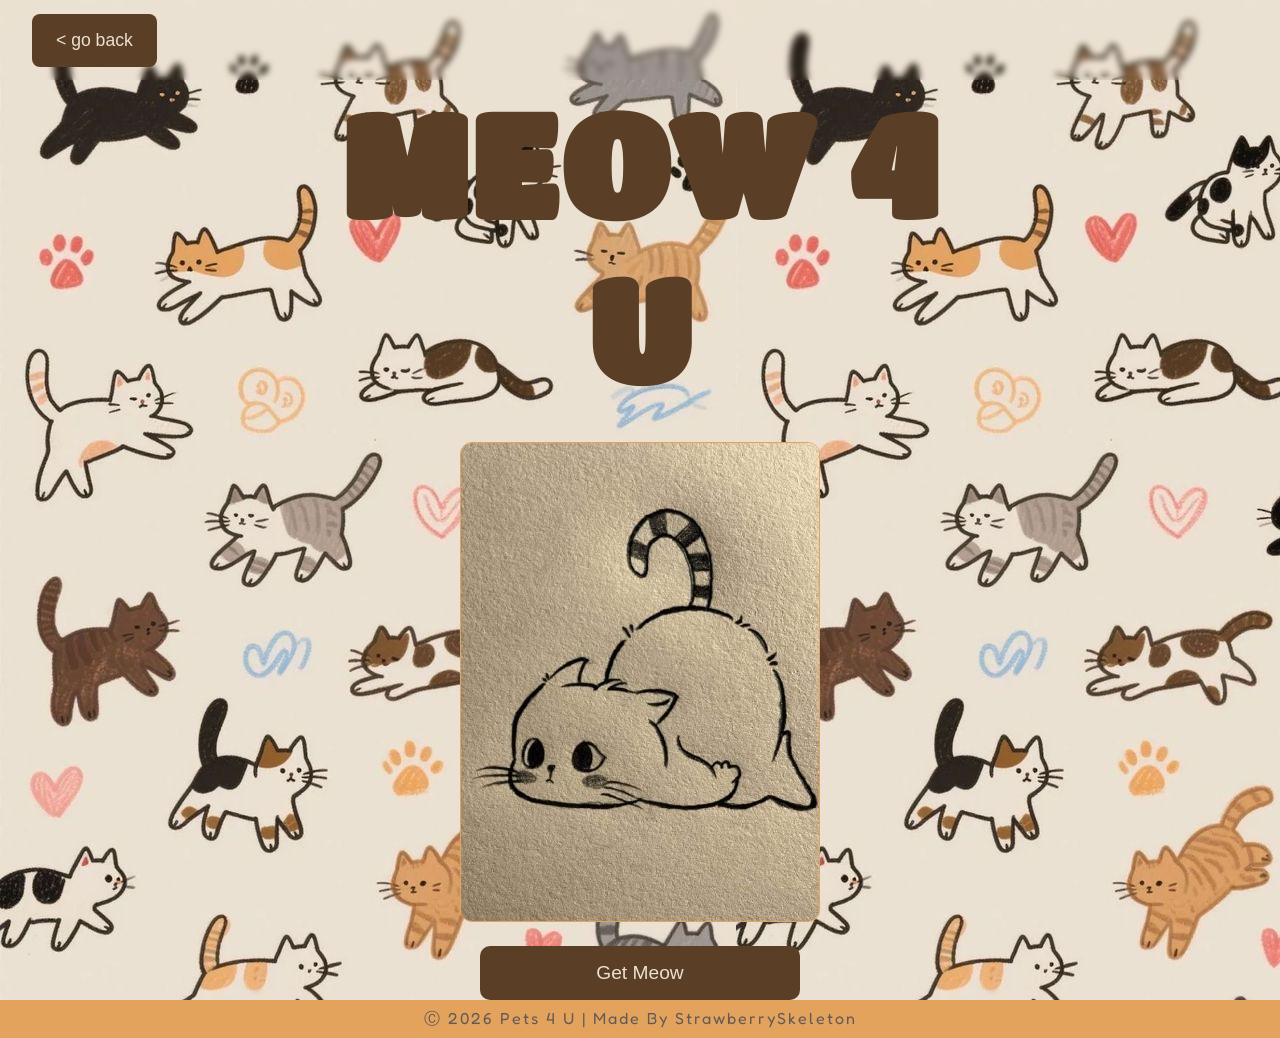
<file: cat/cat.html>
<!DOCTYPE html>
<html lang="en">
<head>
    <meta charset="UTF-8">
    <meta name="viewport" content="width=device-width, initial-scale=1.0">
    <title>Meow 4 U | Pets 4 U</title>
    <link rel="stylesheet" href="./cat.css">
    <script src="./cat.js" defer></script>
</head>
<body>
    <!-- HEADER -->
    <header>
        <a href="../index.html"><button> < go back </button></a>
    </header>

    <!-- MAIN -->
    <main>
        <div class="title">
            <h1>MEOW 4 U</h1>
        </div>

        <div class="api-div">
            <div class="img-div" id="img-div">
                <!-- img from api -->
                 <img src="../assets/cat-placeholder.jpg" alt="cat img">
            </div>
            <div class="btn-div">
                <!-- get new img button -->
                <button id="get-new-btn">Get Meow</button>
            </div>
        </div>

    </main>

    <!-- FOOTER -->
    <footer>
        <p>Ⓒ 2026 Pets 4 U | Made By <a href="https://github.com/strawberryskeleton">StrawberrySkeleton</a></p>
    </footer>
</body>
</html>
</file>
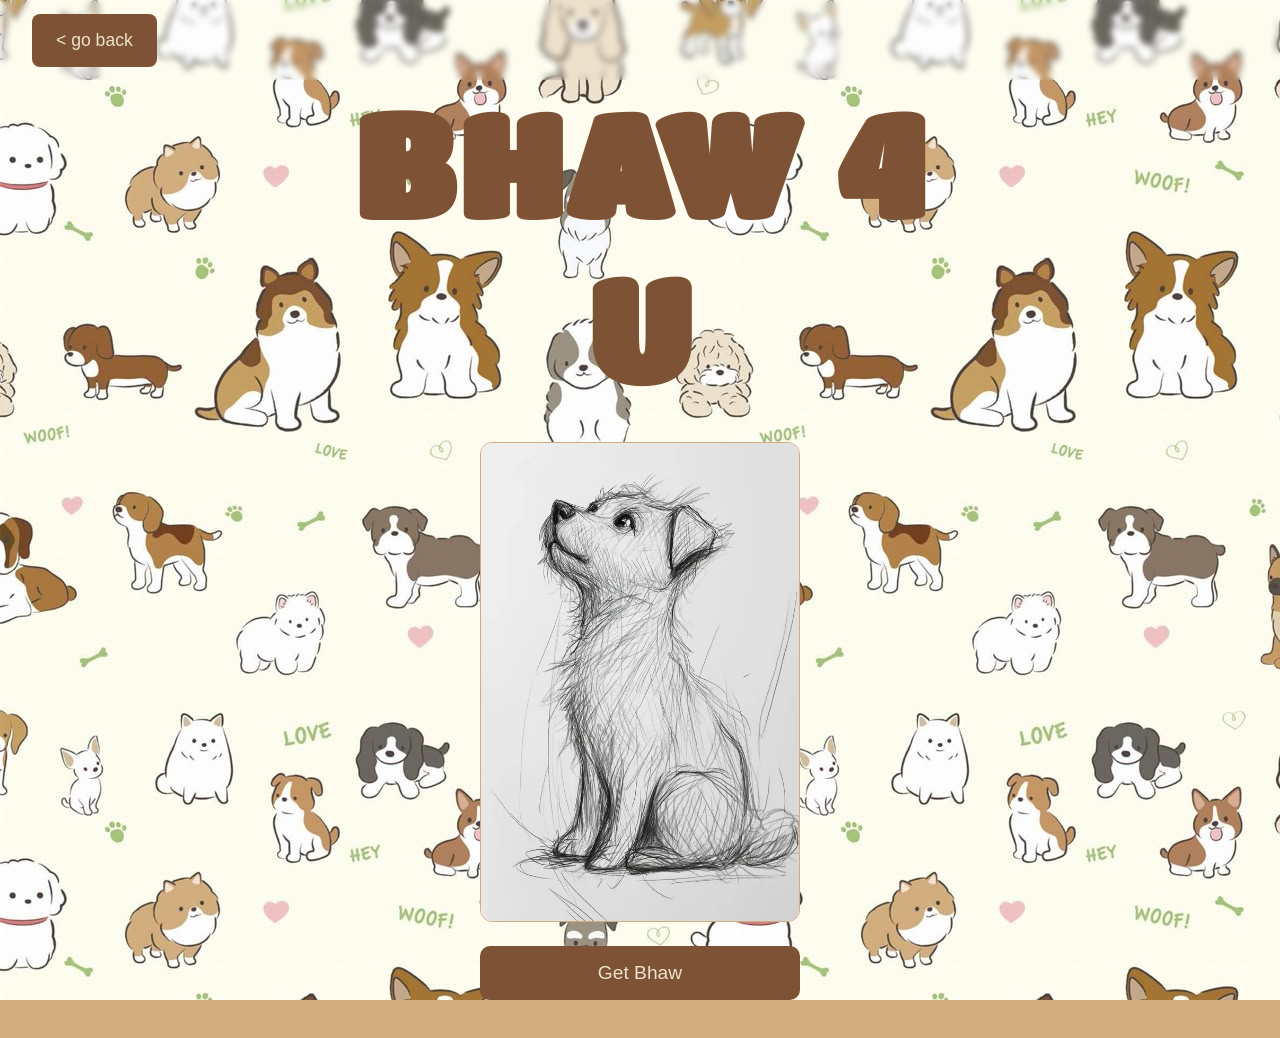
<file: dog/dog.html>
<!DOCTYPE html>
<html lang="en">
<head>
    <meta charset="UTF-8">
    <meta name="viewport" content="width=device-width, initial-scale=1.0">
    <title>Bhaw 4 U | Pets 4 U</title>
    <link rel="stylesheet" href="./dog.css">
    <script src="./dog.js" defer></script>
</head>
<body>
    <!-- HEADER -->
    <header>
        <a href="../index.html"><button> < go back </button></a>
    </header>

    <!-- MAIN -->
    <main>
        <div class="title">
            <h1>BHAW 4 U</h1>
        </div>

        <div class="api-div">
            <div class="img-div" id="img-div">
                <!-- img from api -->
                 <img src="../assets/dog-placeholder.jpeg" alt="dog img">
            </div>
            <div class="btn-div">
                <!-- get new img button -->
                <button id="get-new-btn">Get Bhaw</button>
            </div>
        </div>

    </main>

    <!-- FOOTER -->
    <footer>
        <p>Ⓒ 2026 Pets 4 U | Made By <a href="https://github.com/strawberryskeleton">StrawberrySkeleton</a></p>
    </footer>
</body>
</html>
</file>
<file: cat/cat.css>
@import url('https://fonts.googleapis.com/css2?family=Fredoka:wght@300..700&family=Titan+One&display=swap');

:root {
    /* --primary: #9586ac; */
    /* --secondary: #fdd6df;
    --tertiary: #e1f3e8;
    --primary: #906aca;
    --primary-2: #864fda; */

    --secondary: #625a56;
    --tertiary: #eae1d2;
    --primary-2: #e4a35d;
    --primary: #5a3e26;
    
    --heading-font: "Titan One", sans-serif;
    --text-font: "Fredoka", sans-serif;
}

*,
*::before,
*::after {
    margin: 0;
    padding: 0;
    box-sizing: border-box;
}


body {
    /* width: 100vw; */
    min-height: 100vh;
    background-color: cornflowerblue;
    display: flex;
    flex-direction: column;
    justify-content: space-between;
    align-items: center;
    background: url('../assets/cat-bg3.jpeg');
    /* background-size: cover; */
    font-family: var(--text-font);
}


header {
    width: 100%;
    height: 5rem;
    /* background-color: aquamarine; */
    backdrop-filter: blur(3px);
    padding: 1rem 2rem;
    display: flex;
    align-items: center;
}

header button {
    padding: 1rem 1.5rem;
    font-size: 1.1rem;
    border: none;
    outline: none;
    border-radius: 8px;
    background-color: var(--primary);
    color: var(--tertiary);
    transition: all 0.2s ease-in;
}

header button:hover {
    background-color: var(--primary-2);
}


main {
    width: 50%;
    /* background-color: blueviolet; */
    text-align: center;
    position: relative;
    top: -5%;
    /* left: ; */
}

main .title {
    margin-bottom: 2rem;
    font-size: 4.5rem;
    color: var(--primary);
    /* -webkit-text-stroke: 2px var(--secondary); */
    letter-spacing: 2px;
    font-family: var(--heading-font);
}

.api-div .img-div {
    width: 100%;
    height: 30rem;
    /* background-color: coral; */
    /* border-radius: 12px; */
    margin-bottom: 1.5rem;
}

.api-div .img-div img {
    /* width: 100%; */
    height: 100%;
    border-radius: 12px;
    border: 1px solid var(--primary-2);
}

.api-div .btn-div {
    width: 50%;
    margin: 0 auto;
    /* background-color: darkkhaki; */
}

.api-div .btn-div button {
    width: 100%;
    padding: 1rem;
    font-size: 1.2rem;
    outline: none;
    border: none;
    border-radius: 10px;
    background-color: var(--primary);
    color: var(--tertiary);
    transition: all 0.2s ease-in;
}

.api-div .btn-div button:hover {
    background-color: var(--primary-2);
}


footer {
    width: 100%;
    /* height: 2rem; */
    padding: 0.5rem;
    text-align: center;
    letter-spacing: 2px;
    /* background-color: cadetblue; */
    backdrop-filter: blur(5px);
    background-color: var(--primary-2);
    color: var(--secondary);
    /* position: absolute;
    bottom: 0; */
}

footer a {
    text-decoration: none;
    color: var(--secondary);
    transition: all 0.2s ease-in;
}

footer a:hover {
    color: var(--tertiary);
}
</file>
<file: dog/dog.css>
@import url('https://fonts.googleapis.com/css2?family=Fredoka:wght@300..700&family=Titan+One&display=swap');

:root {
    /* --primary: #9586ac; */
    --tertiary: #eee2cc;
    /* --tertiary: #ddecbe; */
    --secondary: #d2ad7e;
    /* --secondary: #897665; */
    --primary: #7d5235;
    /* --primary-2: #a27435; */
    --primary-2: #9a9381;

    --heading-font: "Titan One", sans-serif;
    --text-font: "Fredoka", sans-serif;
}

*,
*::before,
*::after {
    margin: 0;
    padding: 0;
    box-sizing: border-box;
}


body {
    /* width: 100vw; */
    min-height: 100vh;
    background-color: white;
    display: flex;
    flex-direction: column;
    justify-content: space-between;
    align-items: center;
    background: url('../assets/dog-bg.jpeg');
    /* backdrop-filter: opacity(0.5); */
    /* background-size: repeat; */
    font-family: var(--text-font);
}


header {
    width: 100%;
    height: 5rem;
    /* background-color: aquamarine; */
    backdrop-filter: blur(3px);
    padding: 1rem 2rem;
    display: flex;
    align-items: center;
}

header button {
    padding: 1rem 1.5rem;
    font-size: 1.1rem;
    border: none;
    outline: none;
    border-radius: 8px;
    background-color: var(--primary);
    color: var(--tertiary);
    transition: all 0.2s ease-in;
}

header button:hover {
    background-color: var(--primary-2);
}


main {
    width: 50%;
    /* background-color: blueviolet; */
    text-align: center;
    position: relative;
    top: -25%;
    /* left: ; */
}

main .title {
    margin-bottom: 2rem;
    font-size: 4.5rem;
    color: var(--primary);
    /* -webkit-text-stroke: 2px var(--secondary); */
    letter-spacing: 2px;
    font-family: var(--heading-font);
}

.api-div .img-div {
    width: 100%;
    height: 30rem;
    /* background-color: coral; */
    /* border-radius: 12px; */
    margin-bottom: 1.5rem;
}

.api-div .img-div img {
    /* width: 100%; */
    height: 100%;
    border-radius: 12px;
    border: 1px solid var(--secondary);
}

.api-div .btn-div {
    width: 50%;
    margin: 0 auto;
    /* background-color: darkkhaki; */
}

.api-div .btn-div button {
    width: 100%;
    padding: 1rem;
    font-size: 1.2rem;
    outline: none;
    border: none;
    border-radius: 10px;
    background-color: var(--primary);
    color: var(--tertiary);
    transition: all 0.2s ease-in;
}

.api-div .btn-div button:hover {
    background-color: var(--primary-2);
}


footer {
    width: 100%;
    /* height: 2rem; */
    padding: 0.5rem;
    text-align: center;
    letter-spacing: 2px;
    /* background-color: cadetblue; */
    backdrop-filter: blur(5px);
    background-color: var(--secondary);
    color: var(--primary);
    /* position: absolute;
    bottom: 0; */
}

footer a {
    text-decoration: none;
    color: var(--primary);
    transition: all 0.2s ease-in;
}

footer a:hover {
    color: var(--tertiary);
}
</file>
